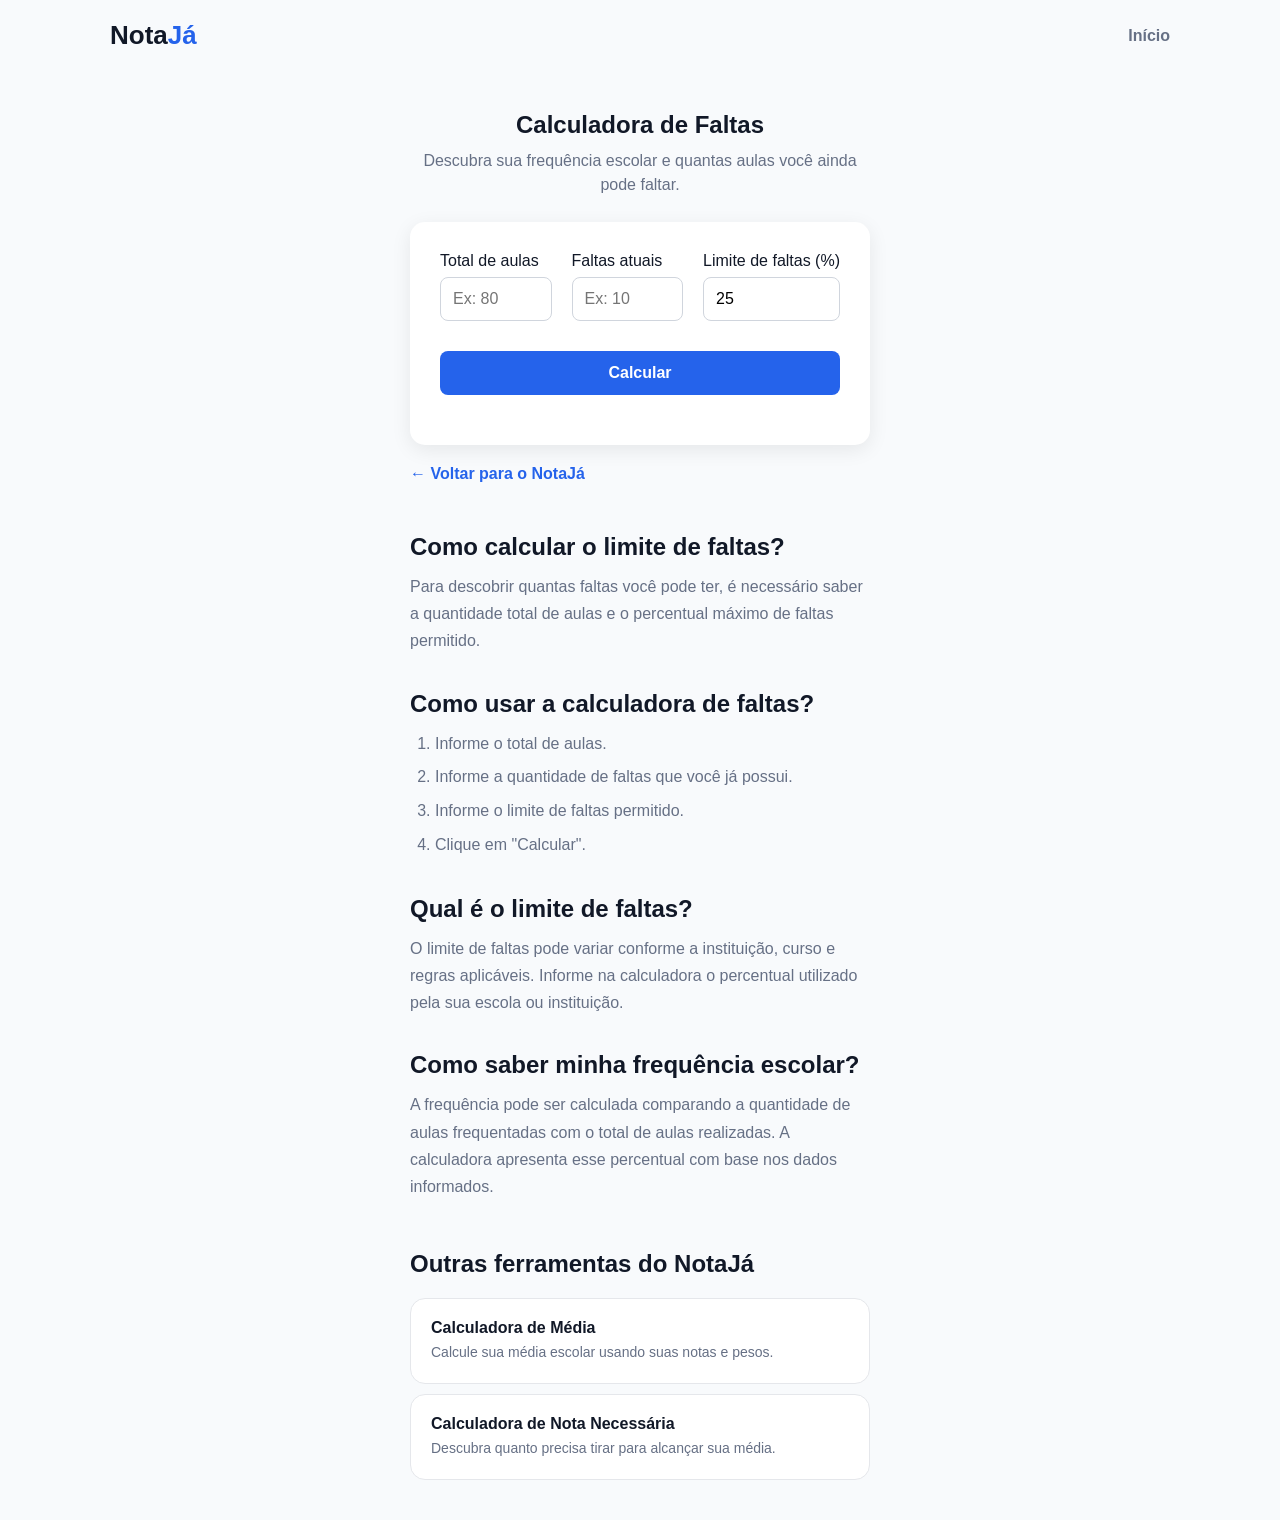
<file: ferramentas/faltas.html>
<!DOCTYPE html>
<html lang="pt-BR">

<head>

    <!-- Google Analytics -->

    <script async src="https://www.googletagmanager.com/gtag/js?id=G-QHRTS9RKL6"></script>

    <script>
        window.dataLayer = window.dataLayer || [];

        function gtag() {
            dataLayer.push(arguments);
        }

        gtag('js', new Date());

        gtag('config', 'G-QHRTS9RKL6');
    </script>

    <meta charset="UTF-8">

    <meta name="viewport" content="width=device-width, initial-scale=1.0">

    <meta name="description"
        content="Calcule quantas faltas você ainda pode ter e descubra sua frequência escolar de forma rápida e gratuita.">

    <title>Calculadora de Faltas Escolares | NotaJá</title>

    <link rel="stylesheet" href="../CSS/global.css">
    <link rel="stylesheet" href="../CSS/faltas.css">

</head>

<body>

    <header class="cabecalho">

        <a href="../index.html" class="logo">
            Nota<span>Já</span>
        </a>

        <nav>
            <a href="../index.html">Início</a>
        </nav>

    </header>


    <main>

        <section class="container">

            <h1>Calculadora de Faltas</h1>

            <p class="descricao">
                Descubra sua frequência escolar e quantas aulas
                você ainda pode faltar.
            </p>


            <div class="calculadora">

                <div class="campos-faltas">

                    <div class="campo">
                        <label for="total-aulas">
                            Total de aulas
                        </label>

                        <input type="number" id="total-aulas" min="1" placeholder="Ex: 80">
                    </div>


                    <div class="campo">
                        <label for="faltas">
                            Faltas atuais
                        </label>

                        <input type="number" id="faltas" min="0" placeholder="Ex: 10">
                    </div>


                    <div class="campo">
                        <label for="limite">
                            Limite de faltas (%)
                        </label>

                        <input type="number" id="limite" min="1" max="100" value="25">
                    </div>

                </div>


                <button id="calcular">
                    Calcular
                </button>


                <div id="resultado"></div>

            </div>


            <a href="../index.html" class="voltar">
                ← Voltar para o NotaJá
            </a>


            <section class="conteudo-seo">

                <h2>Como calcular o limite de faltas?</h2>

                <p>
                    Para descobrir quantas faltas você pode ter,
                    é necessário saber a quantidade total de aulas
                    e o percentual máximo de faltas permitido.
                </p>


                <h2>Como usar a calculadora de faltas?</h2>

                <ol>

                    <li>
                        Informe o total de aulas.
                    </li>

                    <li>
                        Informe a quantidade de faltas que você já possui.
                    </li>

                    <li>
                        Informe o limite de faltas permitido.
                    </li>

                    <li>
                        Clique em "Calcular".
                    </li>

                </ol>


                <h2>Qual é o limite de faltas?</h2>

                <p>
                    O limite de faltas pode variar conforme a instituição,
                    curso e regras aplicáveis. Informe na calculadora o
                    percentual utilizado pela sua escola ou instituição.
                </p>


                <h2>Como saber minha frequência escolar?</h2>

                <p>
                    A frequência pode ser calculada comparando a quantidade
                    de aulas frequentadas com o total de aulas realizadas.
                    A calculadora apresenta esse percentual com base nos
                    dados informados.
                </p>

            </section>


            <section class="outras-ferramentas">

                <h2>Outras ferramentas do NotaJá</h2>

                <div class="links-ferramentas">

                    <a href="media.html">

                        <strong>
                            Calculadora de Média
                        </strong>

                        <span>
                            Calcule sua média escolar usando suas notas e pesos.
                        </span>

                    </a>


                    <a href="nota_necessaria.html">

                        <strong>
                            Calculadora de Nota Necessária
                        </strong>

                        <span>
                            Descubra quanto precisa tirar para alcançar sua média.
                        </span>

                    </a>

                </div>

            </section>

        </section>

    </main>


    <script src="../JS/faltas.js"></script>

</body>

</html>
</file>
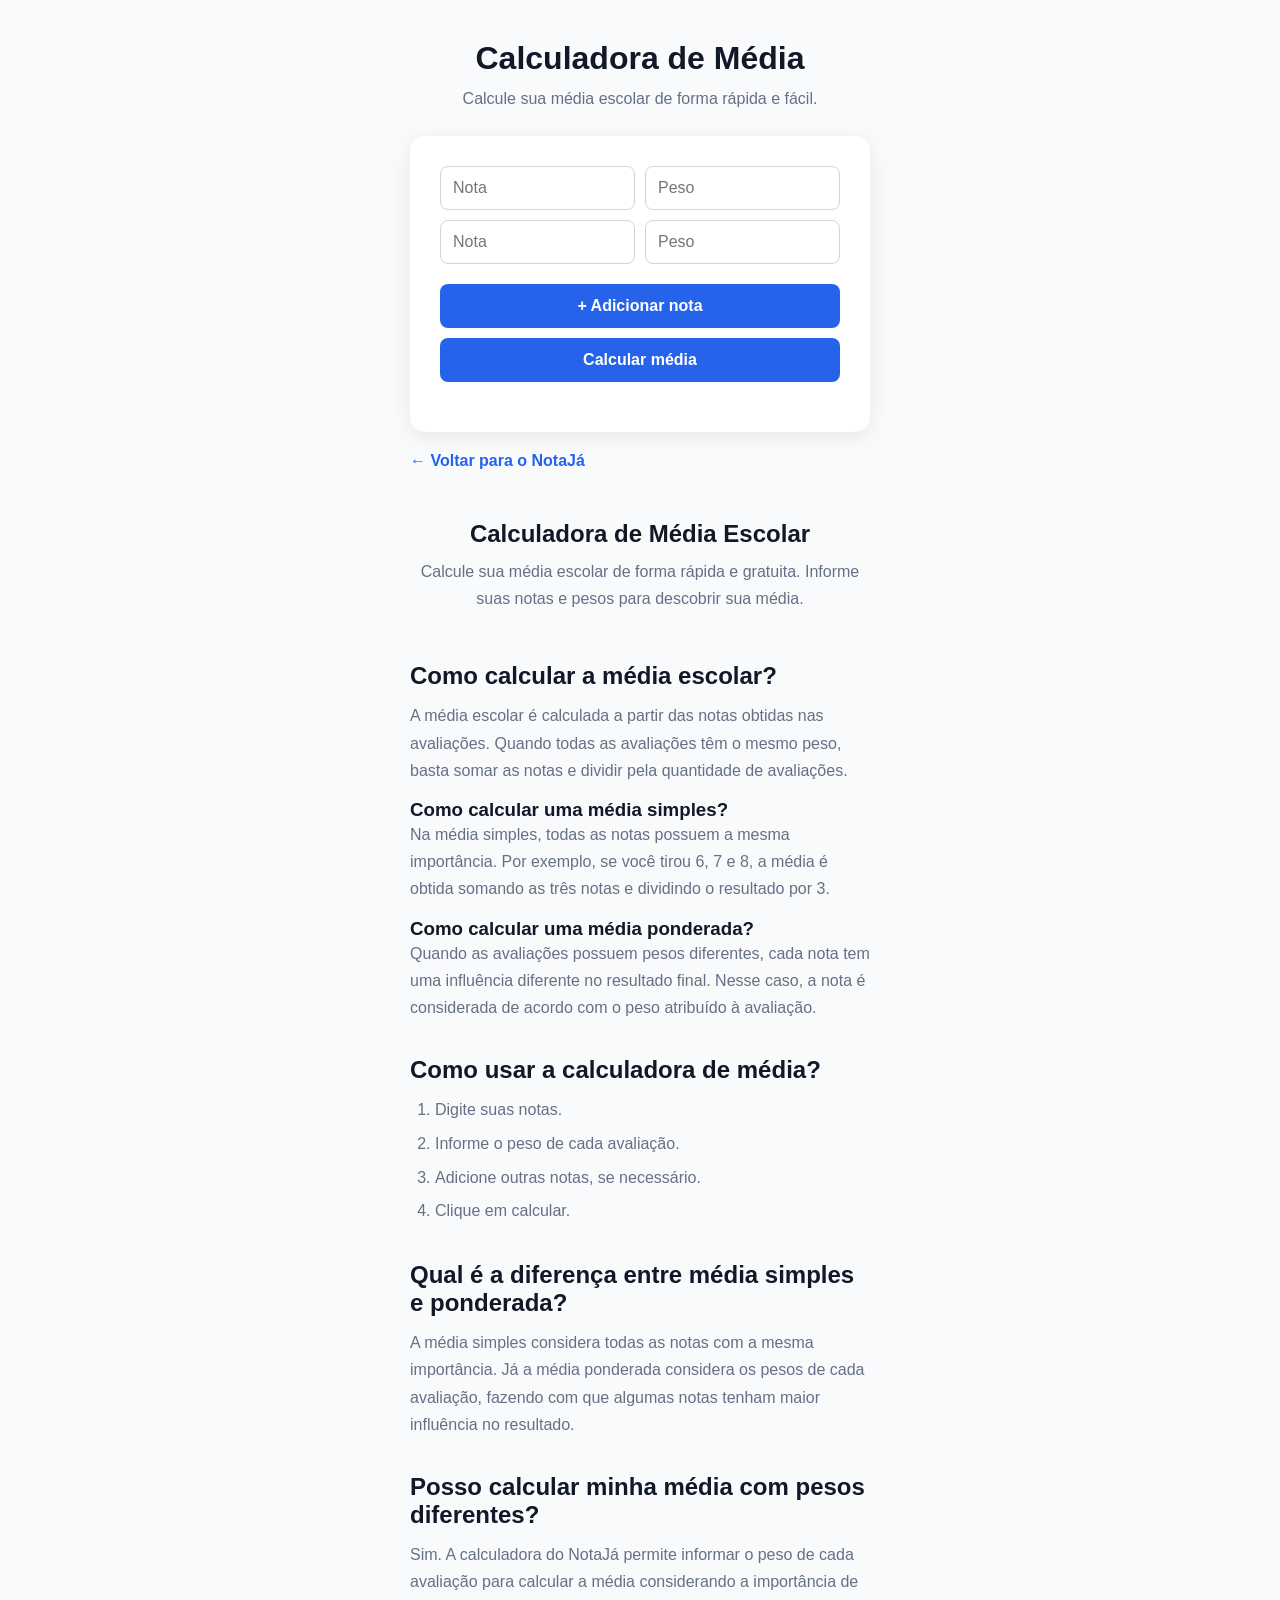
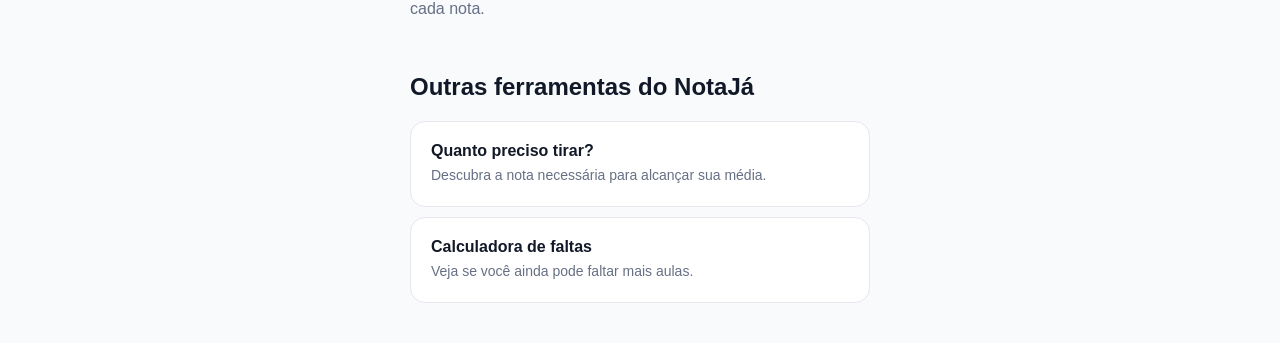
<file: ferramentas/media.html>
<!DOCTYPE html>
<html lang="pt-BR">

<head>

    <!-- Google Analytics -->

    <script async src="https://www.googletagmanager.com/gtag/js?id=G-QHRTS9RKL6"></script>

    <script>
        window.dataLayer = window.dataLayer || [];

        function gtag() {
            dataLayer.push(arguments);
        }

        gtag('js', new Date());

        gtag('config', 'G-QHRTS9RKL6');
    </script>

    <meta charset="UTF-8">

    <meta name="viewport" content="width=device-width, initial-scale=1.0">

    <meta name="description"
        content="Calcule sua média escolar de forma rápida e gratuita. Adicione suas notas e pesos e descubra sua média final.">

    <title>Calculadora de Média Escolar | NotaJá</title>

    <link rel="stylesheet" href="../CSS/global.css">
    <link rel="stylesheet" href="../CSS/media.css">

</head>

<body>

    <main class="container">

        <h1>Calculadora de Média</h1>

        <p class="descricao">
            Calcule sua média escolar de forma rápida e fácil.
        </p>

        <div class="calculadora">

            <div id="notas">

                <div class="nota">
                    <input type="number" class="valor" placeholder="Nota" min="0" max="10" step="0.1">

                    <input type="number" class="peso" placeholder="Peso" min="0" step="0.1">
                </div>

                <div class="nota">
                    <input type="number" class="valor" placeholder="Nota" min="0" max="10" step="0.1">

                    <input type="number" class="peso" placeholder="Peso" min="0" step="0.1">
                </div>

            </div>

            <button type="button" id="adicionarNota">
                + Adicionar nota
            </button>

            <button type="button" id="calcularMedia">
                Calcular média
            </button>

            <div id="resultado"></div>
        </div>
        <a href="../index.html" class="voltar">
            ← Voltar para o NotaJá
        </a>

        <section class="conteudo-seo">

            <h1>Calculadora de Média Escolar</h1>

            <p class="descricao">
                Calcule sua média escolar de forma rápida e gratuita.
                Informe suas notas e pesos para descobrir sua média.
            </p>

            <!-- CALCULADORA AQUI -->


            <section class="conteudo-seo">

                <h2>Como calcular a média escolar?</h2>

                <p>
                    A média escolar é calculada a partir das notas obtidas
                    nas avaliações. Quando todas as avaliações têm o mesmo
                    peso, basta somar as notas e dividir pela quantidade
                    de avaliações.
                </p>

                <h3>Como calcular uma média simples?</h3>

                <p>
                    Na média simples, todas as notas possuem a mesma
                    importância. Por exemplo, se você tirou 6, 7 e 8,
                    a média é obtida somando as três notas e dividindo
                    o resultado por 3.
                </p>

                <h3>Como calcular uma média ponderada?</h3>

                <p>
                    Quando as avaliações possuem pesos diferentes, cada
                    nota tem uma influência diferente no resultado final.
                    Nesse caso, a nota é considerada de acordo com o peso
                    atribuído à avaliação.
                </p>


                <h2>Como usar a calculadora de média?</h2>

                <ol>
                    <li>Digite suas notas.</li>
                    <li>Informe o peso de cada avaliação.</li>
                    <li>Adicione outras notas, se necessário.</li>
                    <li>Clique em calcular.</li>
                </ol>


                <h2>Qual é a diferença entre média simples e ponderada?</h2>

                <p>
                    A média simples considera todas as notas com a mesma
                    importância. Já a média ponderada considera os pesos
                    de cada avaliação, fazendo com que algumas notas tenham
                    maior influência no resultado.
                </p>


                <h2>Posso calcular minha média com pesos diferentes?</h2>

                <p>
                    Sim. A calculadora do NotaJá permite informar o peso
                    de cada avaliação para calcular a média considerando
                    a importância de cada nota.
                </p>

            </section>

            <section class="outras-ferramentas">

                <h2>Outras ferramentas do NotaJá</h2>

                <div class="links-ferramentas">

                    <a href="nota_necessaria.html">
                        <strong>Quanto preciso tirar?</strong>
                        <span>
                            Descubra a nota necessária para alcançar sua média.
                        </span>
                    </a>

                    <a href="faltas.html">
                        <strong>Calculadora de faltas</strong>
                        <span>
                            Veja se você ainda pode faltar mais aulas.
                        </span>
                    </a>

                </div>

            </section>
        </section>



    </main>

    <script src="../JS/media.js"></script>

</body>

</html>
</file>
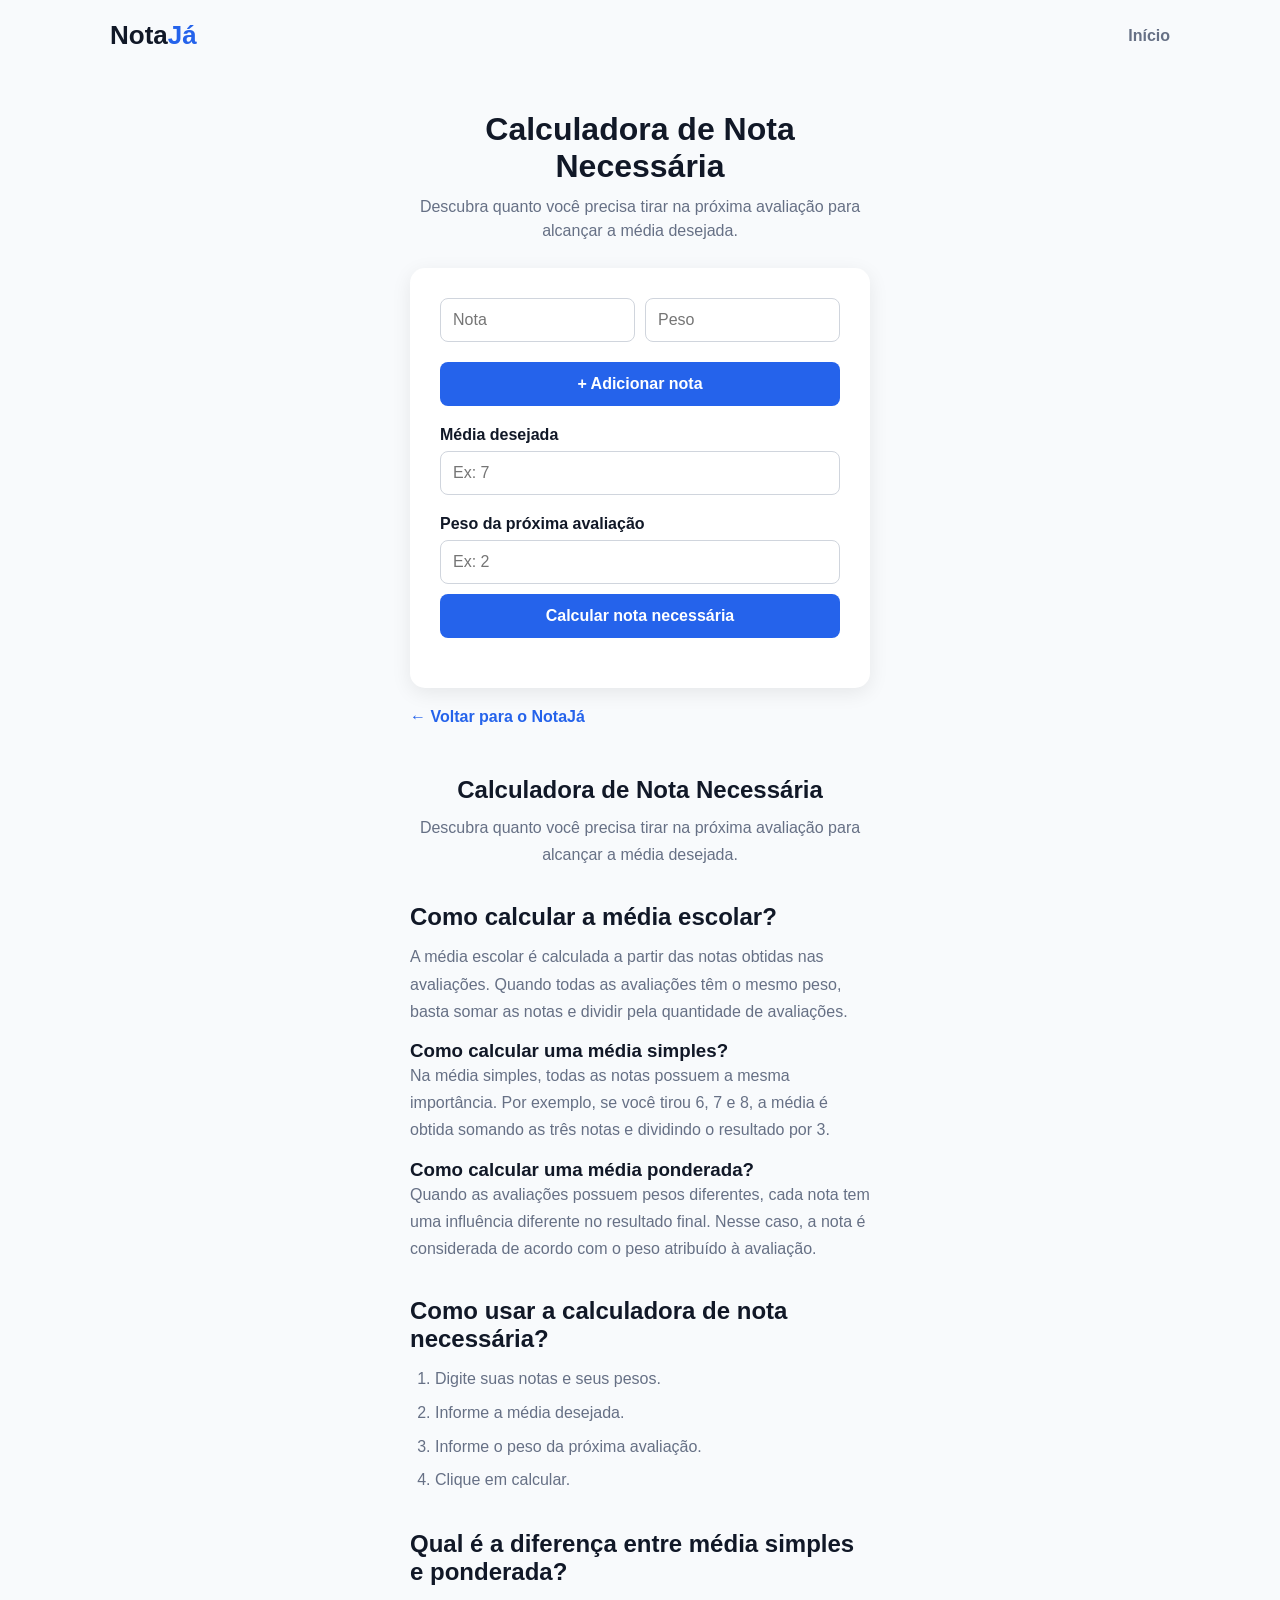
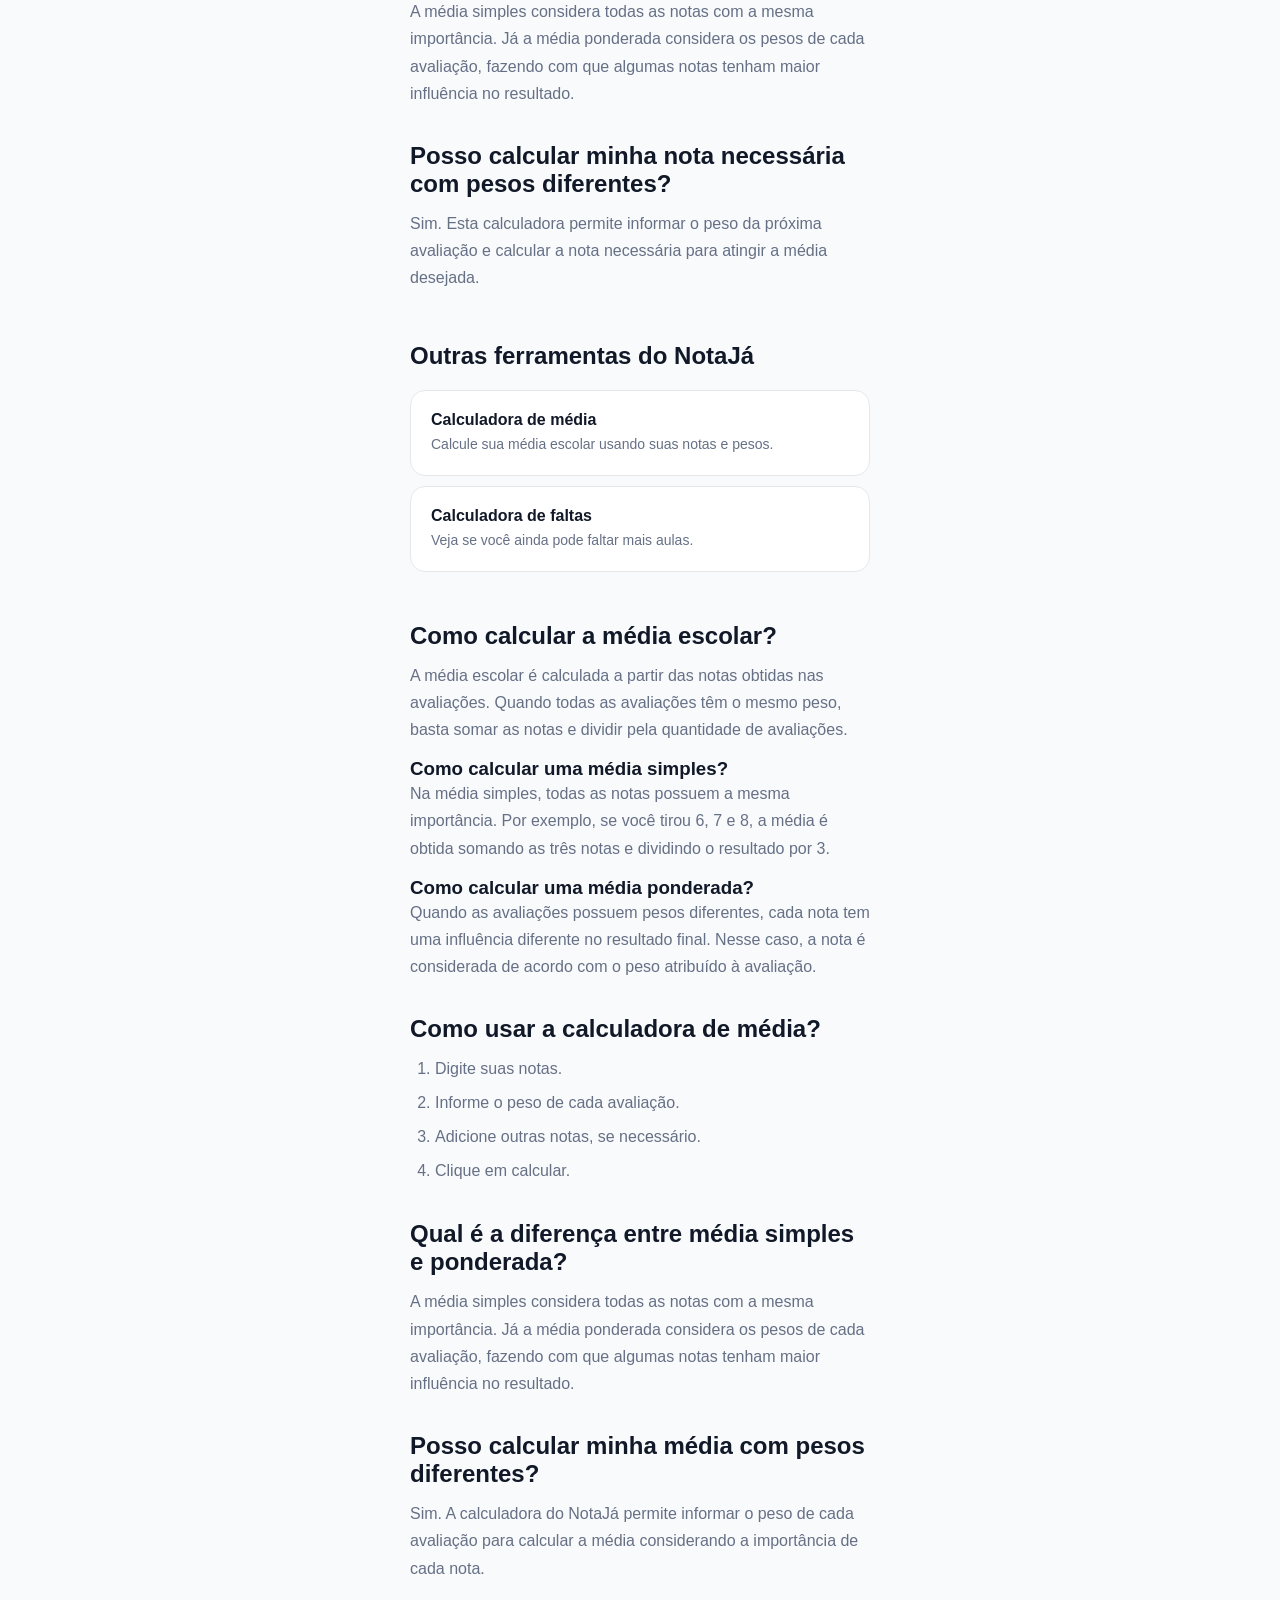
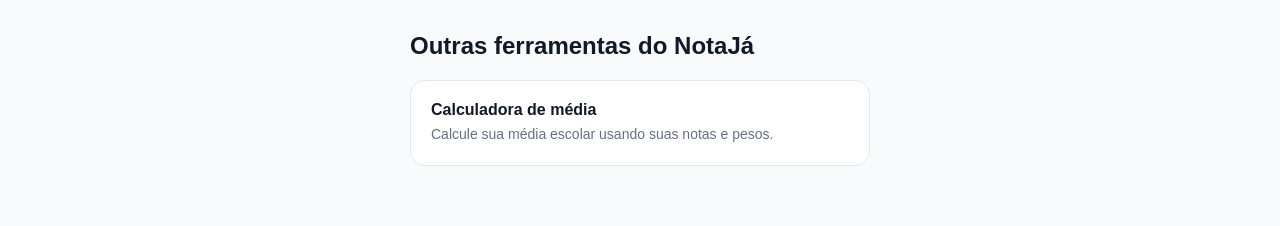
<file: ferramentas/nota_necessaria.html>
<!DOCTYPE html>
<html lang="pt-BR">

<head>

    <!-- Google Analytics -->

    <script async src="https://www.googletagmanager.com/gtag/js?id=G-QHRTS9RKL6"></script>

    <script>
        window.dataLayer = window.dataLayer || [];

        function gtag() {
            dataLayer.push(arguments);
        }

        gtag('js', new Date());

        gtag('config', 'G-QHRTS9RKL6');
    </script>


    <meta charset="UTF-8">

    <meta name="viewport" content="width=device-width, initial-scale=1.0">

    <meta name="description"
        content="Descubra quanto você precisa tirar na próxima prova para alcançar sua média desejada. Calculadora de nota necessária gratuita.">

    <title>Calculadora de Nota Necessária | NotaJá</title>

    <link rel="stylesheet" href="../CSS/global.css">
    <link rel="stylesheet" href="../CSS/nota_necessaria.css">

</head>

<body>

    <header class="cabecalho">

        <a href="../index.html" class="logo">
            Nota<span>Já</span>
        </a>

        <nav>
            <a href="../index.html">Início</a>
        </nav>

    </header>


    <main class="container">

        <h1>Calculadora de Nota Necessária</h1>

        <p class="descricao">
            Descubra quanto você precisa tirar na próxima avaliação
            para alcançar a média desejada.
        </p>


        <div class="calculadora">

            <div id="notas">

                <div class="nota">

                    <input type="number" class="valor" placeholder="Nota" min="0" max="10" step="0.1">

                    <input type="number" class="peso" placeholder="Peso" min="0" step="0.1">

                </div>

            </div>


            <button type="button" id="adicionarNota">
                + Adicionar nota
            </button>


            <div class="campo">

                <label for="mediaDesejada">
                    Média desejada
                </label>

                <input type="number" id="mediaDesejada" placeholder="Ex: 7" min="0" max="10" step="0.1">

            </div>


            <div class="campo">

                <label for="pesoProxima">
                    Peso da próxima avaliação
                </label>

                <input type="number" id="pesoProxima" placeholder="Ex: 2" min="0" step="0.1">

            </div>


            <button type="button" id="calcularNota">
                Calcular nota necessária
            </button>

            <div id="resultado"></div>

        </div>
        <!-- fim calculadora -->
        <a href="../index.html" class="voltar">
            ← Voltar para o NotaJá
        </a>

        <section class="conteudo-seo">

            <h1>Calculadora de Nota Necessária</h1>

            <p class="descricao">
                Descubra quanto você precisa tirar na próxima avaliação
                para alcançar a média desejada.
            </p>

            <h2>Como calcular a média escolar?</h2>

            <p>
                A média escolar é calculada a partir das notas obtidas
                nas avaliações. Quando todas as avaliações têm o mesmo
                peso, basta somar as notas e dividir pela quantidade
                de avaliações.
            </p>

            <h3>Como calcular uma média simples?</h3>

            <p>
                Na média simples, todas as notas possuem a mesma
                importância. Por exemplo, se você tirou 6, 7 e 8,
                a média é obtida somando as três notas e dividindo
                o resultado por 3.
            </p>

            <h3>Como calcular uma média ponderada?</h3>

            <p>
                Quando as avaliações possuem pesos diferentes, cada
                nota tem uma influência diferente no resultado final.
                Nesse caso, a nota é considerada de acordo com o peso
                atribuído à avaliação.
            </p>

            <h2>Como usar a calculadora de nota necessária?</h2>

            <ol>
                <li>Digite suas notas e seus pesos.</li>
                <li>Informe a média desejada.</li>
                <li>Informe o peso da próxima avaliação.</li>
                <li>Clique em calcular.</li>
            </ol>

            <h2>Qual é a diferença entre média simples e ponderada?</h2>

            <p>
                A média simples considera todas as notas com a mesma
                importância. Já a média ponderada considera os pesos
                de cada avaliação, fazendo com que algumas notas tenham
                maior influência no resultado.
            </p>

            <h2>Posso calcular minha nota necessária com pesos diferentes?</h2>

            <p>
                Sim. Esta calculadora permite informar o peso da próxima
                avaliação e calcular a nota necessária para atingir a média desejada.
            </p>

        </section>

        <section class="outras-ferramentas">

            <h2>Outras ferramentas do NotaJá</h2>

            <div class="links-ferramentas">

                <a href="media.html">
                    <strong>Calculadora de média</strong>
                    <span>
                        Calcule sua média escolar usando suas notas e pesos.
                    </span>
                </a>

                <a href="faltas.html">
                    <strong>Calculadora de faltas</strong>
                    <span>
                        Veja se você ainda pode faltar mais aulas.
                    </span>
                </a>

            </div>

        </section>


        <section class="conteudo-seo">

            <h2>Como calcular a média escolar?</h2>

            <p>
                A média escolar é calculada a partir das notas obtidas
                nas avaliações. Quando todas as avaliações têm o mesmo
                peso, basta somar as notas e dividir pela quantidade
                de avaliações.
            </p>

            <h3>Como calcular uma média simples?</h3>

            <p>
                Na média simples, todas as notas possuem a mesma
                importância. Por exemplo, se você tirou 6, 7 e 8,
                a média é obtida somando as três notas e dividindo
                o resultado por 3.
            </p>

            <h3>Como calcular uma média ponderada?</h3>

            <p>
                Quando as avaliações possuem pesos diferentes, cada
                nota tem uma influência diferente no resultado final.
                Nesse caso, a nota é considerada de acordo com o peso
                atribuído à avaliação.
            </p>


            <h2>Como usar a calculadora de média?</h2>

            <ol>
                <li>Digite suas notas.</li>
                <li>Informe o peso de cada avaliação.</li>
                <li>Adicione outras notas, se necessário.</li>
                <li>Clique em calcular.</li>
            </ol>


            <h2>Qual é a diferença entre média simples e ponderada?</h2>

            <p>
                A média simples considera todas as notas com a mesma
                importância. Já a média ponderada considera os pesos
                de cada avaliação, fazendo com que algumas notas tenham
                maior influência no resultado.
            </p>


            <h2>Posso calcular minha média com pesos diferentes?</h2>

            <p>
                Sim. A calculadora do NotaJá permite informar o peso
                de cada avaliação para calcular a média considerando
                a importância de cada nota.
            </p>

        </section>

        <section class="outras-ferramentas">

            <h2>Outras ferramentas do NotaJá</h2>

            <div class="links-ferramentas">

                <a href="media.html">
                    <strong>Calculadora de média</strong>
                    <span>
                        Calcule sua média escolar usando suas notas e pesos.
                    </span>
                </a>

            </div>

        </section>

        </section>

        <div id="resultado"></div>






    </main>


    <script src="../JS/nota_necessaria.js"></script>

</body>

</html>
</file>
<file: CSS/global.css>
/* =========================
   VARIÁVEIS DO NOTAJÁ
========================= */

:root {

    /* Cores */
    --cor-principal: #2563eb;
    --cor-principal-hover: #1d4ed8;

    --cor-texto: #111827;
    --cor-texto-secundario: #667085;

    --cor-fundo: #f8fafc;
    --cor-fundo-card: #ffffff;

    --cor-borda: #e5e7eb;
    --cor-input-borda: #d0d5dd;

    --cor-sucesso: #16a34a;
    --cor-erro: #dc2626;


    /* Tipografia */
    --fonte-principal: Arial, sans-serif;

    --tamanho-texto: 16px;
    --tamanho-texto-pequeno: 14px;
    --tamanho-texto-grande: 20px;

    --tamanho-logo: 26px;


    /* Espaçamentos */
    --espaco-pequeno: 10px;
    --espaco-medio: 20px;
    --espaco-grande: 30px;


    /* Bordas */
    --raio-pequeno: 8px;
    --raio-medio: 15px;


    /* Sombras */
    --sombra-card: 0 5px 20px rgba(0, 0, 0, 0.08);
    --sombra-hover: 0 10px 30px rgba(0, 0, 0, 0.08);


    /* Larguras */
    --largura-site: 1100px;
    --largura-ferramenta: 500px;
}


/* =========================
   RESET
========================= */

* {
    margin: 0;
    padding: 0;
    box-sizing: border-box;
}


html {
    scroll-behavior: smooth;
}


body {
    font-family: var(--fonte-principal);

    background: var(--cor-fundo);
    color: var(--cor-texto);

    min-height: 100vh;
}


button,
input {
    font-family: inherit;
}


/* =========================
   HEADER
========================= */

.cabecalho {
    width: 100%;
    max-width: var(--largura-site);

    margin: 0 auto;
    padding: var(--espaco-medio);

    display: flex;
    justify-content: space-between;
    align-items: center;
}


.logo {
    text-decoration: none;

    color: var(--cor-texto);

    font-size: var(--tamanho-logo);
    font-weight: 800;
}


.logo span {
    color: var(--cor-principal);
}


.cabecalho nav a {
    text-decoration: none;

    color: var(--cor-texto-secundario);

    font-weight: 600;

    transition: 0.2s;
}


.cabecalho nav a:hover {
    color: var(--cor-principal);
}


/* =========================
   CONTAINER DAS FERRAMENTAS
========================= */

.container {
    width: 100%;
    max-width: var(--largura-ferramenta);

    margin: 0 auto;

    padding: 40px var(--espaco-medio);
}


.container h1 {
    text-align: center;

    margin-bottom: var(--espaco-pequeno);
}


.descricao {
    text-align: center;

    color: var(--cor-texto-secundario);

    line-height: 1.5;

    margin-bottom: 25px;
}


/* =========================
   CARD DA CALCULADORA
========================= */

.calculadora {
    background: var(--cor-fundo-card);

    padding: var(--espaco-grande);

    border-radius: var(--raio-medio);

    box-shadow: var(--sombra-card);
}


/* =========================
   CAMPOS DE NOTA
========================= */

.nota {
    display: flex;

    gap: var(--espaco-pequeno);

    margin-bottom: var(--espaco-pequeno);
}


.nota input,
.campo input {
    width: 100%;

    padding: 12px;

    border: 1px solid var(--cor-input-borda);

    border-radius: var(--raio-pequeno);

    font-size: var(--tamanho-texto);

    outline: none;
}


.nota input:focus,
.campo input:focus {
    border-color: var(--cor-principal);
}


/* =========================
   BOTÕES DAS FERRAMENTAS
========================= */

.calculadora button {
    width: 100%;

    padding: 13px;

    margin-top: var(--espaco-pequeno);

    border: none;

    border-radius: var(--raio-pequeno);

    background: var(--cor-principal);

    color: white;

    font-size: var(--tamanho-texto);

    font-weight: bold;

    cursor: pointer;

    transition: 0.2s;
}


.calculadora button:hover {
    background: var(--cor-principal-hover);
}


/* =========================
   RESULTADO
========================= */

#resultado {
    margin-top: var(--espaco-medio);

    text-align: center;

    font-size: var(--tamanho-texto-grande);

    line-height: 1.5;
}


/* =========================
   LINK VOLTAR
========================= */

.voltar {
    display: inline-block;

    margin-top: var(--espaco-medio);

    color: var(--cor-principal);

    text-decoration: none;

    font-weight: 600;

    transition: 0.2s;
}


.voltar:hover {
    color: var(--cor-principal-hover);

    text-decoration: underline;
}


/* =========================
   RESPONSIVIDADE GLOBAL
========================= */

@media (max-width: 650px) {

    .cabecalho {
        padding: 16px;
    }

    .cabecalho nav {
        display: none;
    }

    .container {
        padding: 30px 16px;
    }

    .calculadora {
        padding: 20px;
    }

    .nota {
        gap: 8px;
    }

    .nota input,
    .campo input {
        min-width: 0;
        padding: 11px;
    }

    .calculadora button {
        padding: 12px;
    }

}

 /* =========================
    CONTEÚDO INFORMATIVO
 ========================= */

.conteudo-seo {
    margin-top: 50px;
}


.conteudo-seo h2 {
    margin-top: 35px;
    margin-bottom: 12px;

    font-size: 24px;

    color: var(--cor-texto);
}


.conteudo-seo h2:first-child {
    margin-top: 0;
}


.conteudo-seo p {
    margin-bottom: 15px;

    color: var(--cor-texto-secundario);

    line-height: 1.7;
}


.conteudo-seo ol,
.conteudo-seo ul {
    padding-left: 25px;

    color: var(--cor-texto-secundario);

    line-height: 1.8;
}


.conteudo-seo li {
    margin-bottom: 5px;
}

/* =========================
   OUTRAS FERRAMENTAS
========================= */

.outras-ferramentas {
    margin-top: 50px;
}

.outras-ferramentas h2 {
    margin-bottom: var(--espaco-medio);

    font-size: 24px;
}

.links-ferramentas {
    display: flex;
    flex-direction: column;

    gap: var(--espaco-pequeno);
}

.links-ferramentas a {
    display: flex;
    flex-direction: column;

    gap: 5px;

    padding: var(--espaco-medio);

    background: var(--cor-fundo-card);

    border: 1px solid var(--cor-borda);

    border-radius: var(--raio-medio);

    text-decoration: none;

    transition: 0.2s;
}

.links-ferramentas a:hover {
    transform: translateY(-2px);

    box-shadow: var(--sombra-card);
}

.links-ferramentas strong {
    color: var(--cor-texto);
}

.links-ferramentas span {
    color: var(--cor-texto-secundario);

    font-size: var(--tamanho-texto-pequeno);

    line-height: 1.5;
}

/* =========================
   RESULTADO EM CARD
========================= */

.resultado-card {
    margin-top: var(--espaco-medio);

    padding: var(--espaco-medio);

    background: var(--cor-fundo);

    border: 1px solid var(--cor-borda);

    border-radius: var(--raio-medio);

    text-align: center;
}


.resultado-card .resultado-titulo {
    margin-bottom: 15px;

    font-size: var(--tamanho-texto-pequeno);

    font-weight: bold;

    color: var(--cor-texto-secundario);

    text-transform: uppercase;

    letter-spacing: 1px;
}


.resultado-card .resultado-principal {
    margin-bottom: 20px;

    font-size: 28px;

    font-weight: bold;

    color: var(--cor-principal);
}


.resultado-info {
    display: grid;

    grid-template-columns: repeat(2, 1fr);

    gap: var(--espaco-pequeno);
}


.resultado-info div {
    padding: 12px;

    background: var(--cor-fundo-card);

    border: 1px solid var(--cor-borda);

    border-radius: var(--raio-pequeno);
}


.resultado-info span {
    display: block;

    margin-bottom: 5px;

    font-size: var(--tamanho-texto-pequeno);

    color: var(--cor-texto-secundario);
}


.resultado-info strong {
    font-size: 18px;

    color: var(--cor-texto);
}
</file>
<file: CSS/faltas.css>
/* =========================
   CAMPOS DE FALTAS
========================= */

.campos-faltas {
    display: grid;

    grid-template-columns: repeat(3, 1fr);

    gap: var(--espaco-medio);

    margin-bottom: var(--espaco-medio);
}


.campos-faltas .campo {
    margin-top: 0;
}


.campos-faltas label {
    display: block;

    white-space: nowrap;

    margin-bottom: 7px;
}


/* =========================
   RESPONSIVIDADE
========================= */

@media (max-width: 650px) {

    .campos-faltas {
        grid-template-columns: 1fr;
    }

}
</file>
<file: CSS/media.css>
@media (max-width: 380px) {

    .calculadora {
        padding: 16px;
    }

    .nota {
        flex-direction: column;
    }

    .nota .valor,
    .nota .peso {
        flex: none;
    }

}
</file>
<file: CSS/nota_necessaria.css>
@media (max-width: 380px) {

    .calculadora {
        padding: 16px;
    }

    .nota {
        flex-direction: column;
    }

    .nota .valor,
    .nota .peso {
        flex: none;
    }

}
/* =========================
   CAMPOS ESPECÍFICOS
========================= */

.campo {
    margin-top: var(--espaco-medio);
}


.campo label {
    display: block;

    margin-bottom: 7px;

    font-weight: bold;
}
</file>
